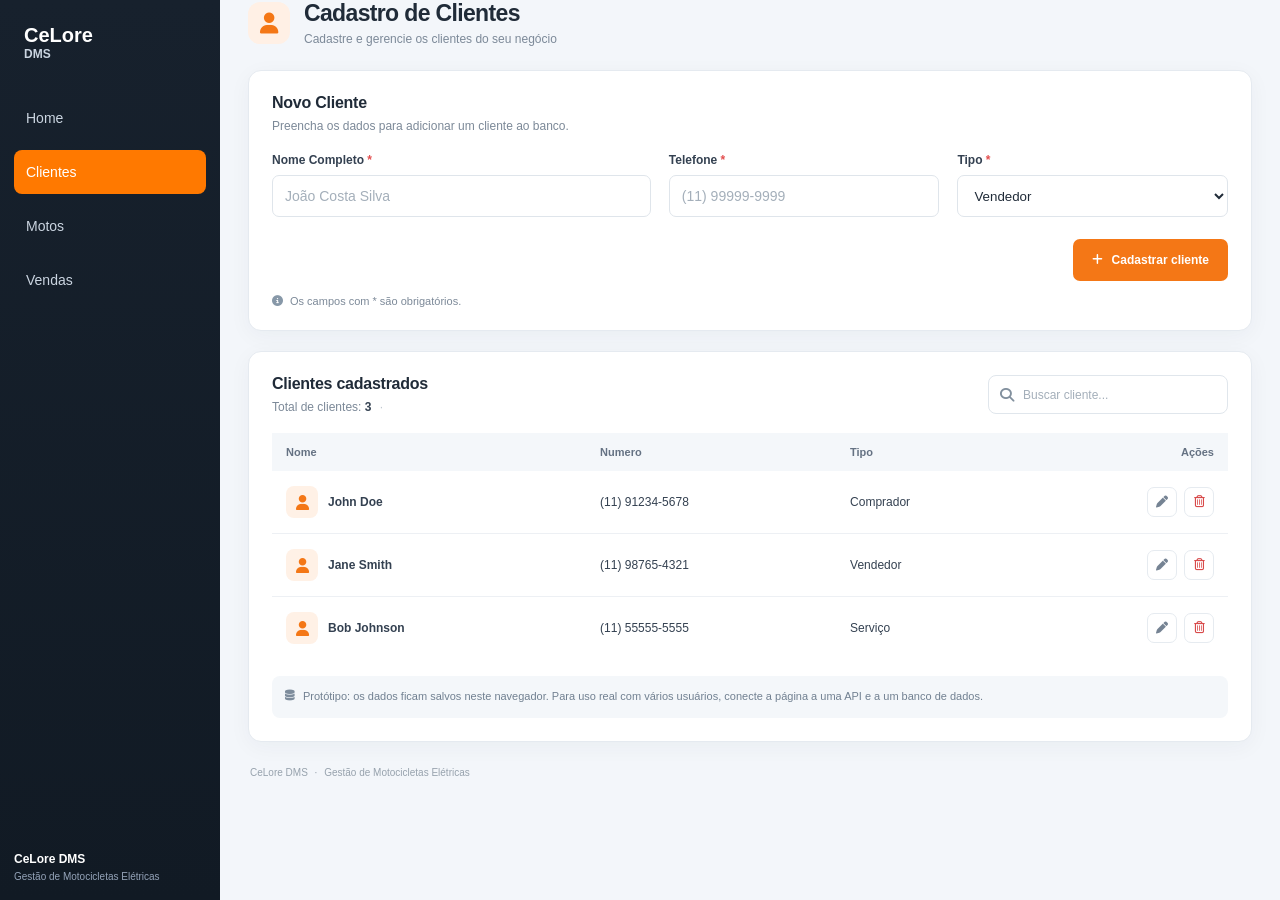
<file: clientes.html>
<!DOCTYPE html>
<html lang="pt-BR">
<head>
    <meta charset="UTF-8">
    <meta name="viewport" content="width=device-width, initial-scale=1.0">
    <title>Celore Motos</title>
    <link rel="stylesheet" href="css/styleclientes.css">
    <link rel="stylesheet" href="https://cdnjs.cloudflare.com/ajax/libs/font-awesome/6.7.2/css/all.min.css">
</head>
<body>
        <aside class="sidebar">
      <h2 class="logo">CeLore <small>DMS</small></h2>

      <nav>
        <a href="index.html">Home</a>
        <a href="clientes.html" class="ativo">Clientes</a>
        <a href="motos.html">Motos</a>
        <a href="vendas.html">Vendas</a>
      </nav>

      <div class="rodape">
        <strong>CeLore DMS</strong>
        <small>Gestão de Motocicletas Elétricas</small>
      </div>
    </aside>
<main class="main-content">
      <section class="page-heading">
        <div class="heading-icon"><i class="fa-solid fa-user"></i></div>
        <div>
          <h1>Cadastro de Clientes</h1>
          <p>Cadastre e gerencie os clientes do seu negócio</p>
        </div>
      </section>

      <section class="panel form-panel">
        <div class="panel-heading">
          <h2 id="form-title">Novo Cliente</h2>
          <p>Preencha os dados para adicionar um cliente ao banco.</p>
        </div>

        <form id="client-form">
          <div class="form-grid">
            <div class="form-field">
              <label for="name">Nome Completo <span class="required">*</span></label>
              <input id="name" name="name" type="text" placeholder="João Costa Silva" maxlength="90" required>
            </div>
            <div class="form-field">
              <label for="number">Telefone <span class="required">*</span></label>
              <input id="number" name="number" type="tel" placeholder="(11) 99999-9999" maxlength="15" inputmode="numeric" required>
            </div>
            <div class="form-field">
              <label for="select">Tipo <span class="required">*</span></label>
              <select name="select" id="select" required>
                <option>Vendedor</option>
                <option>Comprador</option>
                <option>Serviço</option>
              </select>
            </div>
          </div>

          <div class="form-actions">
            <button class="btn btn-secondary hidden" type="button" id="cancel-edit">Cancelar edição</button>
            <button class="btn btn-primary" type="submit" id="submit-button">
              <i class="fa-solid fa-plus"></i><span>Cadastrar cliente</span>
            </button>
          </div>
          <p class="form-note"><i class="fa-solid fa-circle-info"></i> Os campos com * são obrigatórios.</p>
        </form>
      </section>

      <section class="panel inventory-panel">
        <div class="inventory-header">
          <div>
            <h2>Clientes cadastrados</h2>
            <p>Total de clientes: <strong id="client-count">0</strong> <span class="muted">·</span>
          </div>
          <label class="search-box" for="search">
            <i class="fa-solid fa-magnifying-glass"></i>
            <input id="search" type="search" placeholder="Buscar cliente..." autocomplete="off">
          </label>
        </div>

        <div class="table-wrap">
          <table>
            <thead>
              <tr>
                <th>Nome</th>
                <th>Numero</th>
                <th>Tipo</th>
                <th class="actions-heading">Ações</th>
              </tr>
            </thead>
            <tbody id="client-list"></tbody>
          </table>
          <div id="empty-state" class="empty-state hidden">
            <span class="empty-icon"><i class="fa-solid fa-motorcycle"></i></span>
            <strong>Nenhum cliente encontrado</strong>
            <p>Cadastre um cliente usando o formulário acima.</p>
          </div>
        </div>
        <p class="storage-note"><i class="fa-solid fa-database"></i> Protótipo: os dados ficam salvos neste navegador. Para uso real com vários usuários, conecte a página a uma API e a um banco de dados.</p>
      </section>

      <footer class="page-footer">CeLore DMS <span>·</span> Gestão de Motocicletas Elétricas</footer>
    </main>
  </div>

  <div id="toast" class="toast" role="status" aria-live="polite"></div>
<script src="js/clientes.js"></script>
</body>
</html>
</file>
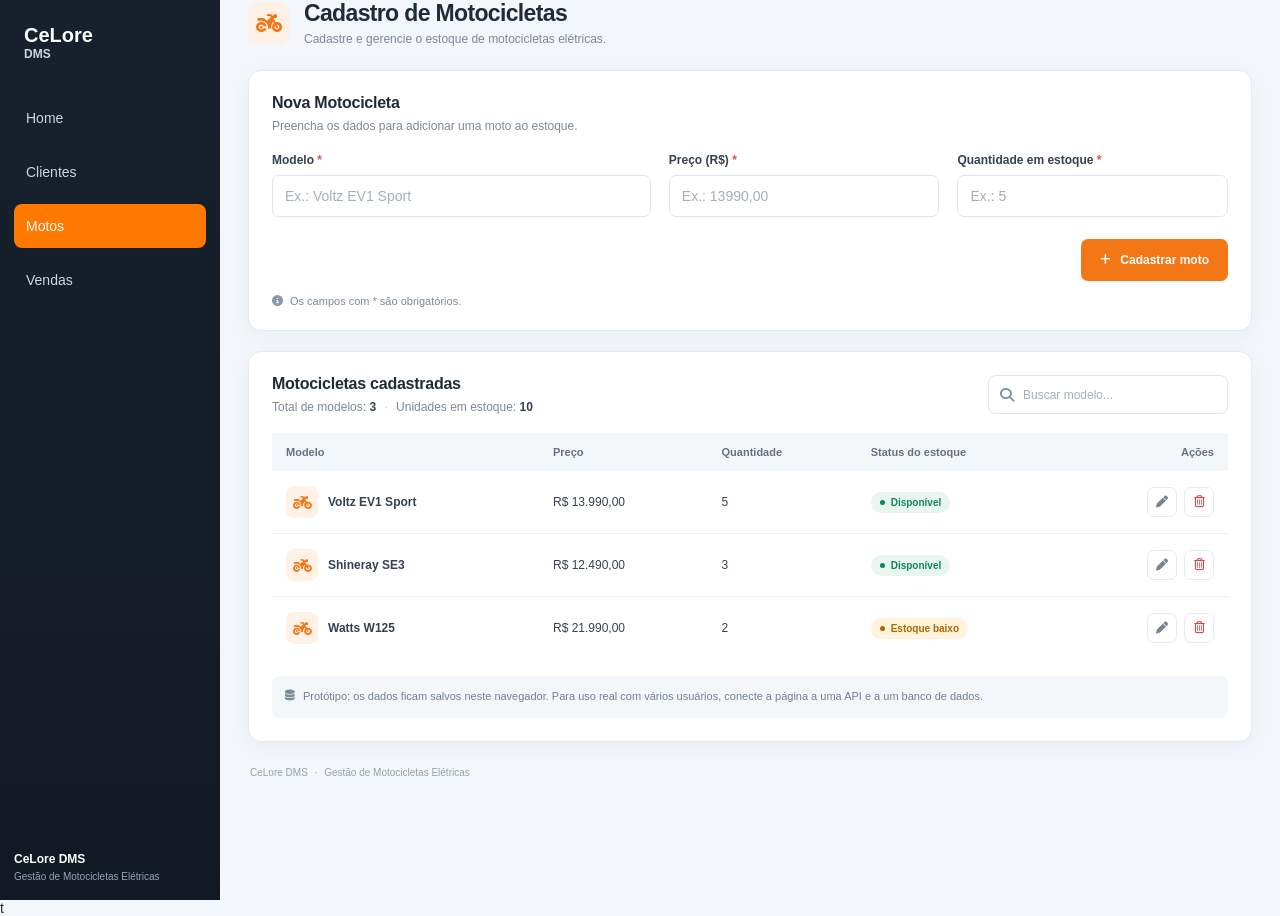
<file: motos.html>
<!DOCTYPE html>
<html lang="en">
<head>
    <meta charset="UTF-8">
    <meta name="viewport" content="width=device-width, initial-scale=1.0">
    <title>Celore Motos</title>
    <link rel="stylesheet" href="css/stylemotos.css">
    <link rel="stylesheet" href="https://cdnjs.cloudflare.com/ajax/libs/font-awesome/6.7.2/css/all.min.css">
</head>
<body>
        <aside class="sidebar">
      <h2 class="logo">CeLore <small>DMS</small></h2>

      <nav>
        <a href="index.html">Home</a>
        <a href="clientes.html">Clientes</a>
        <a href="motos.html" class="ativo">Motos</a>
        <a href="vendas.html">Vendas</a>
      </nav>

      <div class="rodape">
        <strong>CeLore DMS</strong>
        <small>Gestão de Motocicletas Elétricas</small>
      </div>
    </aside>
<main class="main-content">
      <section class="page-heading">
        <div class="heading-icon"><i class="fa-solid fa-motorcycle"></i></div>
        <div>
          <h1>Cadastro de Motocicletas</h1>
          <p>Cadastre e gerencie o estoque de motocicletas elétricas.</p>
        </div>
      </section>

      <section class="panel form-panel">
        <div class="panel-heading">
          <h2 id="form-title">Nova Motocicleta</h2>
          <p>Preencha os dados para adicionar uma moto ao estoque.</p>
        </div>

        <form id="motorcycle-form">
          <div class="form-grid">
            <div class="form-field">
              <label for="model">Modelo <span class="required">*</span></label>
              <input id="model" name="model" type="text" placeholder="Ex.: Voltz EV1 Sport" maxlength="90" required>
            </div>
            <div class="form-field">
              <label for="price">Preço (R$) <span class="required">*</span></label>
              <input id="price" name="price" type="number" placeholder="Ex.: 13990,00" min="0.01" step="0.01" required>
            </div>
            <div class="form-field">
              <label for="quantity">Quantidade em estoque <span class="required">*</span></label>
              <input id="quantity" name="quantity" type="number" placeholder="Ex.: 5" min="0" step="1" required>
            </div>
          </div>

          <div class="form-actions">
            <button class="btn btn-secondary hidden" type="button" id="cancel-edit">Cancelar edição</button>
            <button class="btn btn-primary" type="submit" id="submit-button">
              <i class="fa-solid fa-plus"></i><span>Cadastrar moto</span>
            </button>
          </div>
          <p class="form-note"><i class="fa-solid fa-circle-info"></i> Os campos com * são obrigatórios.</p>
        </form>
      </section>

      <section class="panel inventory-panel">
        <div class="inventory-header">
          <div>
            <h2>Motocicletas cadastradas</h2>
            <p>Total de modelos: <strong id="model-count">0</strong> <span class="muted">·</span> Unidades em estoque: <strong id="unit-count">0</strong></p>
          </div>
          <label class="search-box" for="search">
            <i class="fa-solid fa-magnifying-glass"></i>
            <input id="search" type="search" placeholder="Buscar modelo..." autocomplete="off">
          </label>
        </div>

        <div class="table-wrap">
          <table>
            <thead>
              <tr>
                <th>Modelo</th>
                <th>Preço</th>
                <th>Quantidade</th>
                <th>Status do estoque</th>
                <th class="actions-heading">Ações</th>
              </tr>
            </thead>
            <tbody id="motorcycle-list"></tbody>
          </table>
          <div id="empty-state" class="empty-state hidden">
            <span class="empty-icon"><i class="fa-solid fa-motorcycle"></i></span>
            <strong>Nenhuma motocicleta encontrada</strong>
            <p>Cadastre uma moto usando o formulário acima.</p>
          </div>
        </div>
        <p class="storage-note"><i class="fa-solid fa-database"></i> Protótipo: os dados ficam salvos neste navegador. Para uso real com vários usuários, conecte a página a uma API e a um banco de dados.</p>
      </section>

      <footer class="page-footer">CeLore DMS <span>·</span> Gestão de Motocicletas Elétricas</footer>
    </main>
  </div>

  <div id="toast" class="toast" role="status" aria-live="polite"></div>
<script src="js/motocicletas.js"></script>t
</body>
</html>
</file>
<file: css/styleclientes.css>
* {
  margin: 0;
  padding: 0;
  box-sizing: border-box;
}

body {
  font-family: Arial, sans-serif;
  background: #f4f6f9;
  color: #252b36;
}

.sidebar {
    width: 240px;
    height: 100vh;
    background: #17202b;
    color: white;
    padding: 25px 15px;
    position: fixed;
    top: 0;
    left: 0;
    display: flex;
    flex-direction: column;
}

.logo{
    font-size: 20px;
    margin-bottom: 35px;
    padding-left: 10px;
}

.logo small {
    display: block;
    font-size: 12px;
    color: #cbd5e1;
}

nav{
    display: flex;
    flex-direction: column;
    gap: 10px;
}

nav a{
    color: #cbd5e1;
    text-decoration: none;
    padding: 14px 12px;
    border-radius: 8px;
    transition: 0.2s;
}

nav a:hover,
nav a.ativo {
  background: #ff7900;
  color: white;
}

.rodape {
  margin-top: auto;
  display: flex;
  flex-direction: column;
  gap: 5px;
  font-size: 12px;
}

.rodape small {
  color: #94a3b8;
}

.conteudo {
  margin-left: 240px;
  padding: 40px;
}



@import url('https://fonts.googleapis.com/css2?family=Inter:wght@400;500;600;700;800&display=swap');

:root {
  --navy: #17212d;
  --navy-light: #202c39;
  --orange: #f47716;
  --orange-dark: #e96708;
  --page: #f3f6fa;
  --surface: #ffffff;
  --text: #202b38;
  --muted: #7c8998;
  --border: #e5eaf0;
  --green: #168553;
  --red: #d84a4a;
  --shadow: 0 5px 22px rgba(29, 45, 62, .045);
}

* { box-sizing: border-box; }
body { margin: 0; background: var(--page); color: var(--text); font-family: Inter, Arial, sans-serif; font-size: 14px; }
button, input { font: inherit; }
button { cursor: pointer; }
.app-layout { min-height: 100vh; }
.sidebar {
  position: fixed; inset: 0 auto 0 0; z-index: 5; width: 220px; display: flex; flex-direction: column;
  padding: 24px 14px 18px; background: linear-gradient(180deg, var(--navy), #111a24); color: #fff;
}
.brand { display: flex; align-items: center; gap: 10px; margin: 0 6px 35px; color: #fff; text-decoration: none; }
.brand-icon { display: grid; place-items: center; flex: 0 0 39px; width: 39px; height: 39px; border-radius: 11px; background: var(--orange); color: #fff; font-size: 20px; box-shadow: 0 5px 12px #f4771633; }
.brand strong { display: block; font-size: 20px; line-height: 1.05; letter-spacing: -.5px; }
.brand small { display: block; margin-top: 3px; color: #d0d8e0; font-size: 11px; }
.sidebar-nav { display: grid; gap: 7px; }
.nav-link { display: flex; align-items: center; gap: 12px; min-height: 43px; padding: 0 13px; border-radius: 8px; color: #d2d9e1; text-decoration: none; font-size: 13px; font-weight: 500; transition: background .18s, color .18s; }
.nav-link i { width: 17px; text-align: center; font-size: 15px; }
.nav-link:hover { background: #ffffff12; color: #fff; }
.nav-link.active { background: var(--orange); color: #fff; box-shadow: 0 4px 12px #f4771630; }
.sidebar-footer { display: grid; gap: 4px; margin: auto 8px 5px; color: #b5c0cb; font-size: 10px; }
.sidebar-footer strong { color: #dce3e9; font-size: 11px; }
.main-content { min-height: 100vh; margin-left: 220px; padding: 0 28px 22px; }
.topbar { height: 68px; display: flex; align-items: center; justify-content: flex-end; gap: 18px; margin: 0 -28px 28px; padding: 0 30px; background: rgba(255,255,255,.92); border-bottom: 1px solid var(--border); }
.topbar-user { display: flex; align-items: center; gap: 11px; }
.icon-button { width: 35px; height: 35px; border: 0; border-radius: 9px; background: transparent; color: #647283; font-size: 17px; }
.icon-button:hover { background: #f2f5f8; }
.avatar { display: grid; place-items: center; width: 35px; height: 35px; border-radius: 50%; background: #ffeadb; color: #d96b1c; font-size: 11px; font-weight: 700; }
.user-label { display: grid; gap: 3px; font-size: 11px; }
.user-label small { color: var(--muted); font-size: 10px; }
.user-chevron { margin-left: 3px; color: #84909c; font-size: 10px; }
.mobile-brand { display: none; }
.page-heading { display: flex; align-items: center; gap: 14px; margin: 0 0 24px; }
.heading-icon { display: grid; place-items: center; width: 42px; height: 42px; border-radius: 12px; background: #fff0e5; color: var(--orange); font-size: 21px; }
h1, h2, p { margin-top: 0; }
.page-heading h1 { margin-bottom: 5px; font-size: 23px; letter-spacing: -.65px; }
.page-heading p { margin-bottom: 0; color: var(--muted); font-size: 12px; }
.panel { margin-bottom: 20px; padding: 23px; border: 1px solid var(--border); border-radius: 13px; background: var(--surface); box-shadow: var(--shadow); }
.panel-heading { margin-bottom: 20px; }
.panel h2 { margin-bottom: 7px; font-size: 16px; letter-spacing: -.25px; }
.panel-heading p, .inventory-header p { margin-bottom: 0; color: var(--muted); font-size: 12px; }
.form-grid { display: grid; grid-template-columns: 1.4fr 1fr 1fr; gap: 18px; }
.form-field { display: grid; align-content: start; gap: 8px; }
.form-field label { color: #344151; font-size: 12px; font-weight: 600; }
.required { color: #e34e4e; }
.form-field input, .search-box input { width: 100%; min-width: 0; border: 1px solid #dfe5eb; border-radius: 7px; outline: none; background: #fff; color: var(--text); transition: border .15s, box-shadow .15s; }
.form-field input { height: 42px; padding: 0 12px; }
.form-field input::placeholder, .search-box input::placeholder { color: #a4afba; }
.form-field input:focus, .search-box:focus-within { border-color: #f7a56b; box-shadow: 0 0 0 3px #f4771618; }
.form-field select, .search-box select { width: 100%; min-width: 0; border: 1px solid #dfe5eb; border-radius: 7px; outline: none; background: #fff; color: var(--text); transition: border .15s, box-shadow .15s; }
.form-field select { height: 42px; padding: 0 12px; }
.form-field select::placeholder, .search-box select::placeholder { color: #a4afba; }
.form-field select:focus, .search-box:focus-within { border-color: #f7a56b; box-shadow: 0 0 0 3px #f4771618; }
.form-field option, .search-box option { width: 100%; min-width: 0; border: 1px solid #dfe5eb; border-radius: 7px; outline: none; background: #fff; color: var(--text); transition: border .15s, box-shadow .15s; }
.form-field option { height: 42px; padding: 0 12px; }
.form-field option::placeholder, .search-box option::placeholder { color: #a4afba; }
.form-field option:focus, .search-box:focus-within { border-color: #f7a56b; box-shadow: 0 0 0 3px #f4771618; }
.form-actions { display: flex; justify-content: flex-end; gap: 10px; margin-top: 22px; }
.btn { display: inline-flex; align-items: center; justify-content: center; gap: 9px; min-height: 42px; padding: 0 18px; border: 1px solid transparent; border-radius: 7px; font-size: 12px; font-weight: 600; transition: background .15s, transform .15s; }
.btn:active { transform: translateY(1px); }
.btn-primary { background: var(--orange); color: #fff; }
.btn-primary:hover { background: var(--orange-dark); }
.btn-secondary { border-color: #dce3e9; background: #fff; color: #566373; }
.btn-secondary:hover { background: #f6f8fa; }
.form-note { display: flex; align-items: center; gap: 7px; margin: 14px 0 0; color: var(--muted); font-size: 11px; }
.form-note i { color: #8798a8; }
.inventory-header { display: flex; align-items: center; justify-content: space-between; gap: 20px; margin-bottom: 19px; }
.inventory-header h2 { margin-bottom: 7px; }
.inventory-header p strong { color: #354252; }
.muted { padding: 0 5px; color: #c0c8d0; }
.search-box { display: flex; align-items: center; gap: 9px; width: 240px; height: 39px; padding: 0 11px; border: 1px solid #e0e6ec; border-radius: 8px; color: #82909e; }
.search-box input { height: 35px; padding: 0; border: 0; box-shadow: none !important; font-size: 12px; }
.table-wrap { overflow-x: auto; }
table { width: 100%; border-collapse: collapse; white-space: nowrap; }
thead { background: #f4f7fa; }
th { padding: 13px 14px; color: #657283; text-align: left; font-size: 11px; font-weight: 600; }
td { padding: 15px 14px; border-bottom: 1px solid #edf0f4; color: #344151; font-size: 12px; }
tbody tr:last-child td { border-bottom: 0; }
tbody tr:hover { background: #fbfcfd; }
.model-cell { display: flex; align-items: center; gap: 10px; font-weight: 600; }
.moto-mini-icon { display: grid; place-items: center; width: 32px; height: 32px; border-radius: 8px; background: #fff1e6; color: var(--orange); font-size: 15px; }
.stock-badge { display: inline-flex; align-items: center; gap: 6px; padding: 5px 9px; border-radius: 20px; background: #e7f7ef; color: var(--green); font-size: 10px; font-weight: 600; }
.stock-badge::before { width: 5px; height: 5px; border-radius: 50%; background: currentColor; content: ""; }
.stock-badge.low { background: #fff3dc; color: #a86a05; }
.stock-badge.out { background: #fdeaea; color: #c43d3d; }
.row-actions { display: flex; justify-content: flex-end; gap: 7px; }
.actions-heading { text-align: right; }
.action-btn { display: grid; place-items: center; width: 30px; height: 30px; border: 1px solid #e6ebf0; border-radius: 7px; background: #fff; color: #758393; }
.action-btn:hover { background: #f3f6f9; }
.action-btn.delete { color: var(--red); }
.action-btn.delete:hover { background: #fff0f0; border-color: #f6d5d5; }
.empty-state { padding: 40px 15px 28px; text-align: center; color: var(--muted); }
.empty-icon { display: grid; place-items: center; width: 46px; height: 46px; margin: 0 auto 12px; border-radius: 50%; background: #fff1e6; color: var(--orange); font-size: 20px; }
.empty-state strong { display: block; margin-bottom: 7px; color: #394655; font-size: 13px; }
.empty-state p { margin-bottom: 0; font-size: 12px; }
.storage-note { display: flex; align-items: flex-start; gap: 8px; margin: 17px 0 0; padding: 12px 13px; border-radius: 8px; background: #f4f7fa; color: #718091; font-size: 11px; line-height: 1.6; }
.storage-note i { margin-top: 2px; color: #7d8c9c; }
.page-footer { padding: 5px 2px; color: #97a2ad; font-size: 10px; }
.page-footer span { padding: 0 4px; }
.toast { position: fixed; right: 24px; bottom: 24px; z-index: 20; max-width: calc(100vw - 48px); padding: 13px 17px; border-radius: 9px; background: #1d2a37; color: #fff; box-shadow: 0 8px 30px #10203035; font-size: 12px; opacity: 0; pointer-events: none; transform: translateY(10px); transition: opacity .2s, transform .2s; }
.toast.show { opacity: 1; transform: translateY(0); }
.hidden { display: none !important; }

@media (max-width: 1050px) {
  .main-content { padding-right: 20px; padding-left: 20px; }
  .topbar { margin-right: -20px; margin-left: -20px; padding: 0 22px; }
  .sidebar { width: 195px; }
  .main-content { margin-left: 195px; }
  .form-grid { grid-template-columns: 1fr 1fr; }
}
@media (max-width: 720px) {
  .sidebar { position: static; width: 100%; min-height: auto; padding: 13px 15px; }
  .brand { margin: 0 0 13px; }
  .sidebar-nav { grid-template-columns: repeat(4, minmax(0, 1fr)); gap: 5px; }
  .nav-link { flex-direction: column; justify-content: center; gap: 5px; min-height: 54px; padding: 7px 3px; font-size: 10px; text-align: center; }
  .nav-link i { font-size: 15px; }
  .sidebar-footer { display: none; }
  .main-content { margin-left: 0; padding: 0 13px 20px; }
  .topbar { height: 58px; justify-content: space-between; margin: 0 -13px 23px; padding: 0 14px; }
  .mobile-brand { display: flex; align-items: center; gap: 8px; font-size: 12px; }
  .mobile-brand .brand-icon { width: 29px; height: 29px; flex-basis: 29px; border-radius: 8px; font-size: 15px; }
  .user-label, .user-chevron { display: none; }
  .topbar-user { gap: 7px; }
  .page-heading { align-items: flex-start; gap: 11px; margin-bottom: 18px; }
  .heading-icon { width: 38px; height: 38px; flex: 0 0 38px; font-size: 18px; }
  .page-heading h1 { font-size: 19px; line-height: 1.3; }
  .page-heading p { line-height: 1.5; }
  .panel { padding: 17px 14px; margin-bottom: 15px; }
  .form-grid { grid-template-columns: 1fr; gap: 14px; }
  .form-actions { flex-direction: column-reverse; }
  .btn { width: 100%; }
  .inventory-header { align-items: stretch; flex-direction: column; gap: 14px; }
  .search-box { width: 100%; }
  th, td { padding: 12px 10px; }
}
</file>
<file: css/stylemotos.css>
* {
  margin: 0;
  padding: 0;
  box-sizing: border-box;
}

body {
  font-family: Arial, sans-serif;
  background: #f4f6f9;
  color: #252b36;
}

.sidebar {
    width: 240px;
    height: 100vh;
    background: #17202b;
    color: white;
    padding: 25px 15px;
    position: fixed;
    top: 0;
    left: 0;
    display: flex;
    flex-direction: column;
}

.logo{
    font-size: 20px;
    margin-bottom: 35px;
    padding-left: 10px;
}

.logo small {
    display: block;
    font-size: 12px;
    color: #cbd5e1;
}

nav{
    display: flex;
    flex-direction: column;
    gap: 10px;
}

nav a{
    color: #cbd5e1;
    text-decoration: none;
    padding: 14px 12px;
    border-radius: 8px;
    transition: 0.2s;
}

nav a:hover,
nav a.ativo {
  background: #ff7900;
  color: white;
}

.rodape {
  margin-top: auto;
  display: flex;
  flex-direction: column;
  gap: 5px;
  font-size: 12px;
}

.rodape small {
  color: #94a3b8;
}

.conteudo {
  margin-left: 240px;
  padding: 40px;
}



@import url('https://fonts.googleapis.com/css2?family=Inter:wght@400;500;600;700;800&display=swap');

:root {
  --navy: #17212d;
  --navy-light: #202c39;
  --orange: #f47716;
  --orange-dark: #e96708;
  --page: #f3f6fa;
  --surface: #ffffff;
  --text: #202b38;
  --muted: #7c8998;
  --border: #e5eaf0;
  --green: #168553;
  --red: #d84a4a;
  --shadow: 0 5px 22px rgba(29, 45, 62, .045);
}

* { box-sizing: border-box; }
body { margin: 0; background: var(--page); color: var(--text); font-family: Inter, Arial, sans-serif; font-size: 14px; }
button, input { font: inherit; }
button { cursor: pointer; }
.app-layout { min-height: 100vh; }
.sidebar {
  position: fixed; inset: 0 auto 0 0; z-index: 5; width: 220px; display: flex; flex-direction: column;
  padding: 24px 14px 18px; background: linear-gradient(180deg, var(--navy), #111a24); color: #fff;
}
.brand { display: flex; align-items: center; gap: 10px; margin: 0 6px 35px; color: #fff; text-decoration: none; }
.brand-icon { display: grid; place-items: center; flex: 0 0 39px; width: 39px; height: 39px; border-radius: 11px; background: var(--orange); color: #fff; font-size: 20px; box-shadow: 0 5px 12px #f4771633; }
.brand strong { display: block; font-size: 20px; line-height: 1.05; letter-spacing: -.5px; }
.brand small { display: block; margin-top: 3px; color: #d0d8e0; font-size: 11px; }
.sidebar-nav { display: grid; gap: 7px; }
.nav-link { display: flex; align-items: center; gap: 12px; min-height: 43px; padding: 0 13px; border-radius: 8px; color: #d2d9e1; text-decoration: none; font-size: 13px; font-weight: 500; transition: background .18s, color .18s; }
.nav-link i { width: 17px; text-align: center; font-size: 15px; }
.nav-link:hover { background: #ffffff12; color: #fff; }
.nav-link.active { background: var(--orange); color: #fff; box-shadow: 0 4px 12px #f4771630; }
.sidebar-footer { display: grid; gap: 4px; margin: auto 8px 5px; color: #b5c0cb; font-size: 10px; }
.sidebar-footer strong { color: #dce3e9; font-size: 11px; }
.main-content { min-height: 100vh; margin-left: 220px; padding: 0 28px 22px; }
.topbar { height: 68px; display: flex; align-items: center; justify-content: flex-end; gap: 18px; margin: 0 -28px 28px; padding: 0 30px; background: rgba(255,255,255,.92); border-bottom: 1px solid var(--border); }
.topbar-user { display: flex; align-items: center; gap: 11px; }
.icon-button { width: 35px; height: 35px; border: 0; border-radius: 9px; background: transparent; color: #647283; font-size: 17px; }
.icon-button:hover { background: #f2f5f8; }
.avatar { display: grid; place-items: center; width: 35px; height: 35px; border-radius: 50%; background: #ffeadb; color: #d96b1c; font-size: 11px; font-weight: 700; }
.user-label { display: grid; gap: 3px; font-size: 11px; }
.user-label small { color: var(--muted); font-size: 10px; }
.user-chevron { margin-left: 3px; color: #84909c; font-size: 10px; }
.mobile-brand { display: none; }
.page-heading { display: flex; align-items: center; gap: 14px; margin: 0 0 24px; }
.heading-icon { display: grid; place-items: center; width: 42px; height: 42px; border-radius: 12px; background: #fff0e5; color: var(--orange); font-size: 21px; }
h1, h2, p { margin-top: 0; }
.page-heading h1 { margin-bottom: 5px; font-size: 23px; letter-spacing: -.65px; }
.page-heading p { margin-bottom: 0; color: var(--muted); font-size: 12px; }
.panel { margin-bottom: 20px; padding: 23px; border: 1px solid var(--border); border-radius: 13px; background: var(--surface); box-shadow: var(--shadow); }
.panel-heading { margin-bottom: 20px; }
.panel h2 { margin-bottom: 7px; font-size: 16px; letter-spacing: -.25px; }
.panel-heading p, .inventory-header p { margin-bottom: 0; color: var(--muted); font-size: 12px; }
.form-grid { display: grid; grid-template-columns: 1.4fr 1fr 1fr; gap: 18px; }
.form-field { display: grid; align-content: start; gap: 8px; }
.form-field label { color: #344151; font-size: 12px; font-weight: 600; }
.required { color: #e34e4e; }
.form-field input, .search-box input { width: 100%; min-width: 0; border: 1px solid #dfe5eb; border-radius: 7px; outline: none; background: #fff; color: var(--text); transition: border .15s, box-shadow .15s; }
.form-field input { height: 42px; padding: 0 12px; }
.form-field input::placeholder, .search-box input::placeholder { color: #a4afba; }
.form-field input:focus, .search-box:focus-within { border-color: #f7a56b; box-shadow: 0 0 0 3px #f4771618; }
.form-actions { display: flex; justify-content: flex-end; gap: 10px; margin-top: 22px; }
.btn { display: inline-flex; align-items: center; justify-content: center; gap: 9px; min-height: 42px; padding: 0 18px; border: 1px solid transparent; border-radius: 7px; font-size: 12px; font-weight: 600; transition: background .15s, transform .15s; }
.btn:active { transform: translateY(1px); }
.btn-primary { background: var(--orange); color: #fff; }
.btn-primary:hover { background: var(--orange-dark); }
.btn-secondary { border-color: #dce3e9; background: #fff; color: #566373; }
.btn-secondary:hover { background: #f6f8fa; }
.form-note { display: flex; align-items: center; gap: 7px; margin: 14px 0 0; color: var(--muted); font-size: 11px; }
.form-note i { color: #8798a8; }
.inventory-header { display: flex; align-items: center; justify-content: space-between; gap: 20px; margin-bottom: 19px; }
.inventory-header h2 { margin-bottom: 7px; }
.inventory-header p strong { color: #354252; }
.muted { padding: 0 5px; color: #c0c8d0; }
.search-box { display: flex; align-items: center; gap: 9px; width: 240px; height: 39px; padding: 0 11px; border: 1px solid #e0e6ec; border-radius: 8px; color: #82909e; }
.search-box input { height: 35px; padding: 0; border: 0; box-shadow: none !important; font-size: 12px; }
.table-wrap { overflow-x: auto; }
table { width: 100%; border-collapse: collapse; white-space: nowrap; }
thead { background: #f4f7fa; }
th { padding: 13px 14px; color: #657283; text-align: left; font-size: 11px; font-weight: 600; }
td { padding: 15px 14px; border-bottom: 1px solid #edf0f4; color: #344151; font-size: 12px; }
tbody tr:last-child td { border-bottom: 0; }
tbody tr:hover { background: #fbfcfd; }
.model-cell { display: flex; align-items: center; gap: 10px; font-weight: 600; }
.moto-mini-icon { display: grid; place-items: center; width: 32px; height: 32px; border-radius: 8px; background: #fff1e6; color: var(--orange); font-size: 15px; }
.stock-badge { display: inline-flex; align-items: center; gap: 6px; padding: 5px 9px; border-radius: 20px; background: #e7f7ef; color: var(--green); font-size: 10px; font-weight: 600; }
.stock-badge::before { width: 5px; height: 5px; border-radius: 50%; background: currentColor; content: ""; }
.stock-badge.low { background: #fff3dc; color: #a86a05; }
.stock-badge.out { background: #fdeaea; color: #c43d3d; }
.row-actions { display: flex; justify-content: flex-end; gap: 7px; }
.actions-heading { text-align: right; }
.action-btn { display: grid; place-items: center; width: 30px; height: 30px; border: 1px solid #e6ebf0; border-radius: 7px; background: #fff; color: #758393; }
.action-btn:hover { background: #f3f6f9; }
.action-btn.delete { color: var(--red); }
.action-btn.delete:hover { background: #fff0f0; border-color: #f6d5d5; }
.empty-state { padding: 40px 15px 28px; text-align: center; color: var(--muted); }
.empty-icon { display: grid; place-items: center; width: 46px; height: 46px; margin: 0 auto 12px; border-radius: 50%; background: #fff1e6; color: var(--orange); font-size: 20px; }
.empty-state strong { display: block; margin-bottom: 7px; color: #394655; font-size: 13px; }
.empty-state p { margin-bottom: 0; font-size: 12px; }
.storage-note { display: flex; align-items: flex-start; gap: 8px; margin: 17px 0 0; padding: 12px 13px; border-radius: 8px; background: #f4f7fa; color: #718091; font-size: 11px; line-height: 1.6; }
.storage-note i { margin-top: 2px; color: #7d8c9c; }
.page-footer { padding: 5px 2px; color: #97a2ad; font-size: 10px; }
.page-footer span { padding: 0 4px; }
.toast { position: fixed; right: 24px; bottom: 24px; z-index: 20; max-width: calc(100vw - 48px); padding: 13px 17px; border-radius: 9px; background: #1d2a37; color: #fff; box-shadow: 0 8px 30px #10203035; font-size: 12px; opacity: 0; pointer-events: none; transform: translateY(10px); transition: opacity .2s, transform .2s; }
.toast.show { opacity: 1; transform: translateY(0); }
.hidden { display: none !important; }

@media (max-width: 1050px) {
  .main-content { padding-right: 20px; padding-left: 20px; }
  .topbar { margin-right: -20px; margin-left: -20px; padding: 0 22px; }
  .sidebar { width: 195px; }
  .main-content { margin-left: 195px; }
  .form-grid { grid-template-columns: 1fr 1fr; }
}
@media (max-width: 720px) {
  .sidebar { position: static; width: 100%; min-height: auto; padding: 13px 15px; }
  .brand { margin: 0 0 13px; }
  .sidebar-nav { grid-template-columns: repeat(4, minmax(0, 1fr)); gap: 5px; }
  .nav-link { flex-direction: column; justify-content: center; gap: 5px; min-height: 54px; padding: 7px 3px; font-size: 10px; text-align: center; }
  .nav-link i { font-size: 15px; }
  .sidebar-footer { display: none; }
  .main-content { margin-left: 0; padding: 0 13px 20px; }
  .topbar { height: 58px; justify-content: space-between; margin: 0 -13px 23px; padding: 0 14px; }
  .mobile-brand { display: flex; align-items: center; gap: 8px; font-size: 12px; }
  .mobile-brand .brand-icon { width: 29px; height: 29px; flex-basis: 29px; border-radius: 8px; font-size: 15px; }
  .user-label, .user-chevron { display: none; }
  .topbar-user { gap: 7px; }
  .page-heading { align-items: flex-start; gap: 11px; margin-bottom: 18px; }
  .heading-icon { width: 38px; height: 38px; flex: 0 0 38px; font-size: 18px; }
  .page-heading h1 { font-size: 19px; line-height: 1.3; }
  .page-heading p { line-height: 1.5; }
  .panel { padding: 17px 14px; margin-bottom: 15px; }
  .form-grid { grid-template-columns: 1fr; gap: 14px; }
  .form-actions { flex-direction: column-reverse; }
  .btn { width: 100%; }
  .inventory-header { align-items: stretch; flex-direction: column; gap: 14px; }
  .search-box { width: 100%; }
  th, td { padding: 12px 10px; }
}
</file>
